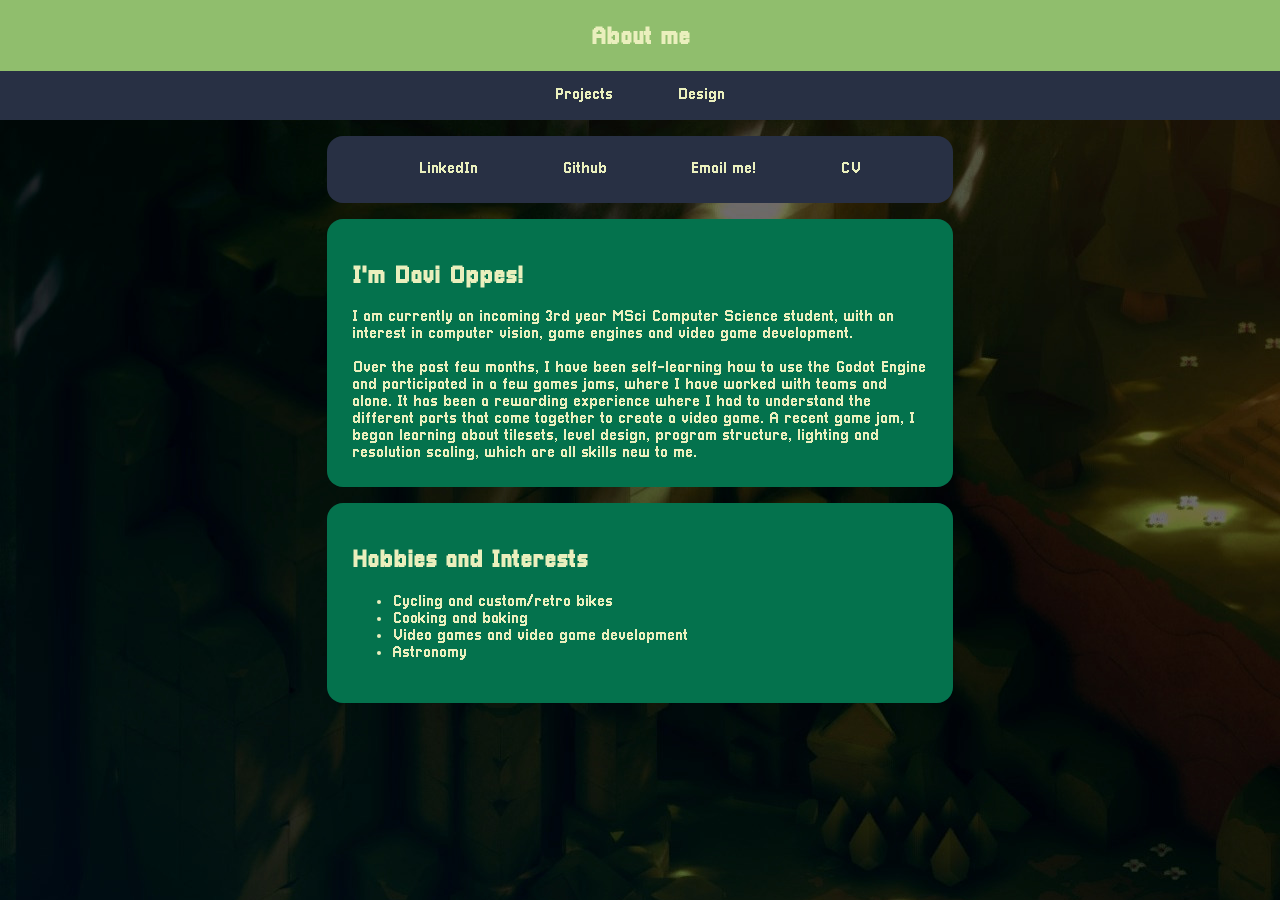
<file: index.html>
<!doctype html>
<html>
  <head>
    <meta charset="utf-8" />
    <meta http-equiv="X-UA-Compatible" content="IE=edge" />
    <title></title>
    <meta name="description" content="" />
    <meta name="viewport" content="width=device-width, initial-scale=1" />
    <link rel="stylesheet" href="style.css" />
    <link rel="preload" href="menu.png" as="image" />
    <style>
      #claire-image {
        height: auto;
        width: 3em;
      }

      #cute-image {
        display: flex;
        flex-direction: row;
      }
    </style>
  </head>
  <body>
    <header>
      <div id="header-dropdown-area">
        <img src="menu.png" onclick="open_dropdown()" />
        <h2>About me</h2>
      </div>
      <div id="header-items" class="header-content">
        <a href="projects.html">Projects</a>
        <a href="design.html">Design</a>
        <!-- <a href="contact.html">Contact</a> -->
      </div>
    </header>

    <div id="main-container">
      <div class="information-container contact-links">
        <a class="links" href="https://www.linkedin.com/in/davi-oppes/"
          >LinkedIn</a
        >
        <a class="links" href="https://github.com/davioppes">Github</a>
        <a class="links" href="mailto:davioppes2006@gmail.com">Email me!</a>
        <a
          class="links"
          href="https://drive.google.com/file/d/1JolUxXyqKEVtpOBvNmFsQh9_D3CBbecZ/view?usp=drive_link"
          >CV</a
        >
      </div>

      <div class="information-container">
        <div class="text-container">
          <h2>I'm Davi Oppes!</h2>
          I am currently an incoming 3rd year MSci Computer Science student,
          with an interest in computer vision, game engines and video game
          development.
          <br />
          <br />
          Over the past few months, I have been self-learning how to use the
          Godot Engine and participated in a few games jams, where I have worked
          with teams and alone. It has been a rewarding experience where I had
          to understand the different parts that come together to create a video
          game. A recent game jam, I began learning about tilesets, level
          design, program structure, lighting and resolution scaling, which are
          all skills new to me.
        </div>
      </div>

      <div class="information-container">
        <div class="text-container">
          <h2 id="cute-image">Hobbies and Interests</h2>
          <ul>
            <li>Cycling and custom/retro bikes</li>
            <li>Cooking and baking</li>
            <li>Video games and video game development</li>
            <li>Astronomy</li>
          </ul>
        </div>
        <!-- <img id="claire-image" src="/images/claire.png" /> -->
      </div>
    </div>
  </body>
  <script src="script.js"></script>
</html>
</file>
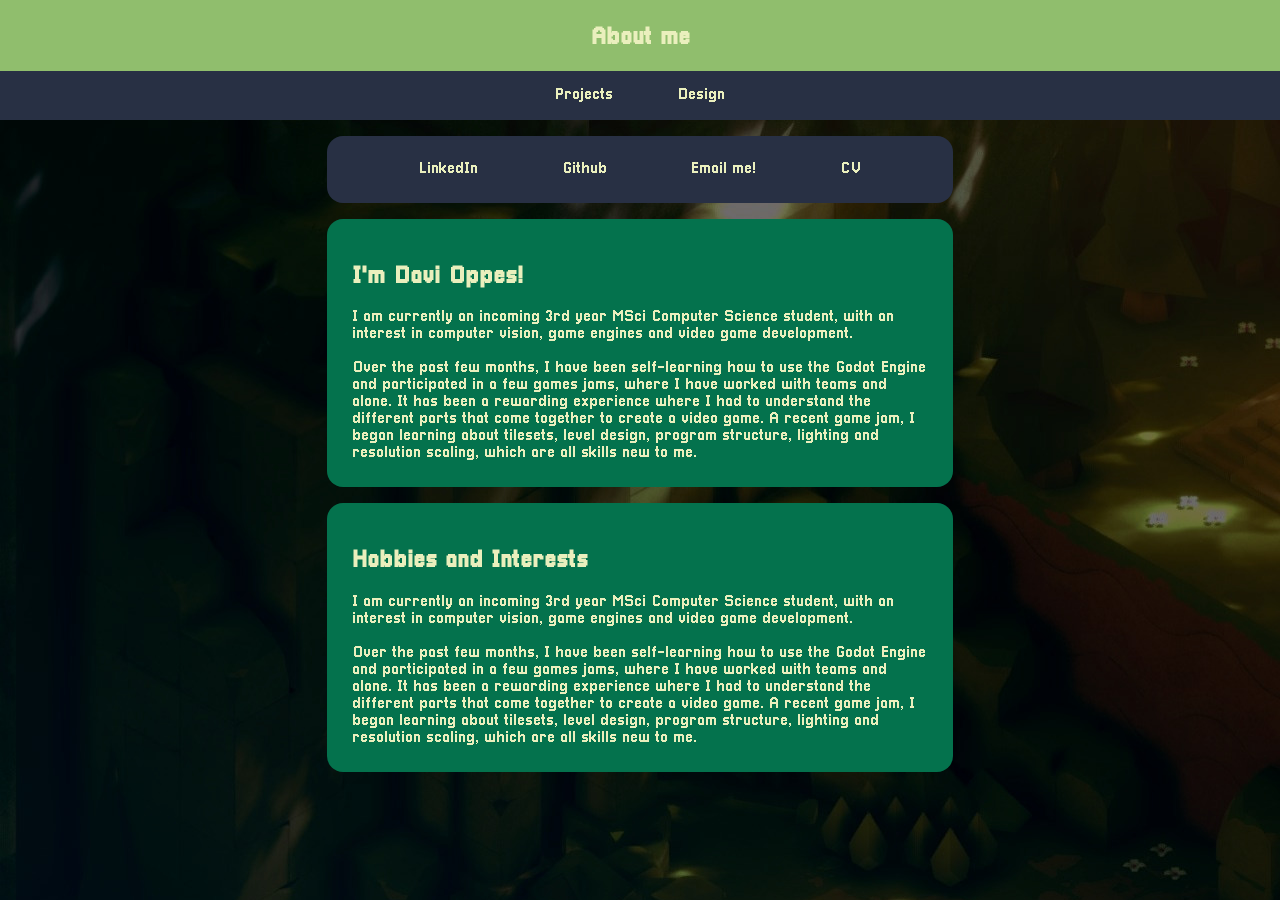
<file: pages/index.html>
<!doctype html>
<html>
  <head>
    <meta charset="utf-8" />
    <meta http-equiv="X-UA-Compatible" content="IE=edge" />
    <title></title>
    <meta name="description" content="" />
    <meta name="viewport" content="width=device-width, initial-scale=1" />
    <link rel="stylesheet" href="../style.css" />
    <link rel="preload" href="../menu.png" as="image" />
  </head>
  <body>
    <header>
      <div id="header-dropdown-area" onclick="open_dropdown()">
        <img src="../menu.png" />
        <h2>About me</h2>
      </div>
      <div id="header-items" class="header-content">
        <a href="projects.html">Projects</a>
        <a href="design.html">Design</a>
        <!-- <a href="contact.html">Contact</a> -->
      </div>
    </header>

    <div id="main-container">
      <div class="information-container contact-links">
        <a class="links" href="https://www.linkedin.com/in/davi-oppes/"
          >LinkedIn</a
        >
        <a class="links" href="https://github.com/davioppes">Github</a>
        <a class="links" href="mailto:davioppes2006@gmail.com">Email me!</a>
        <a
          class="links"
          href="https://drive.google.com/file/d/1JolUxXyqKEVtpOBvNmFsQh9_D3CBbecZ/view?usp=drive_link"
          >CV</a
        >
      </div>

      <div class="information-container">
        <div class="text-container">
          <h2>I'm Davi Oppes!</h2>
          I am currently an incoming 3rd year MSci Computer Science student,
          with an interest in computer vision, game engines and video game
          development.
          <br />
          <br />
          Over the past few months, I have been self-learning how to use the
          Godot Engine and participated in a few games jams, where I have worked
          with teams and alone. It has been a rewarding experience where I had
          to understand the different parts that come together to create a video
          game. A recent game jam, I began learning about tilesets, level
          design, program structure, lighting and resolution scaling, which are
          all skills new to me.
        </div>
      </div>

      <div class="information-container">
        <div class="text-container">
          <h2>Hobbies and Interests</h2>
          I am currently an incoming 3rd year MSci Computer Science student,
          with an interest in computer vision, game engines and video game
          development.
          <br />
          <br />
          Over the past few months, I have been self-learning how to use the
          Godot Engine and participated in a few games jams, where I have worked
          with teams and alone. It has been a rewarding experience where I had
          to understand the different parts that come together to create a video
          game. A recent game jam, I began learning about tilesets, level
          design, program structure, lighting and resolution scaling, which are
          all skills new to me.
        </div>
      </div>
    </div>
  </body>
  <script src="../script.js"></script>
</html>
</file>
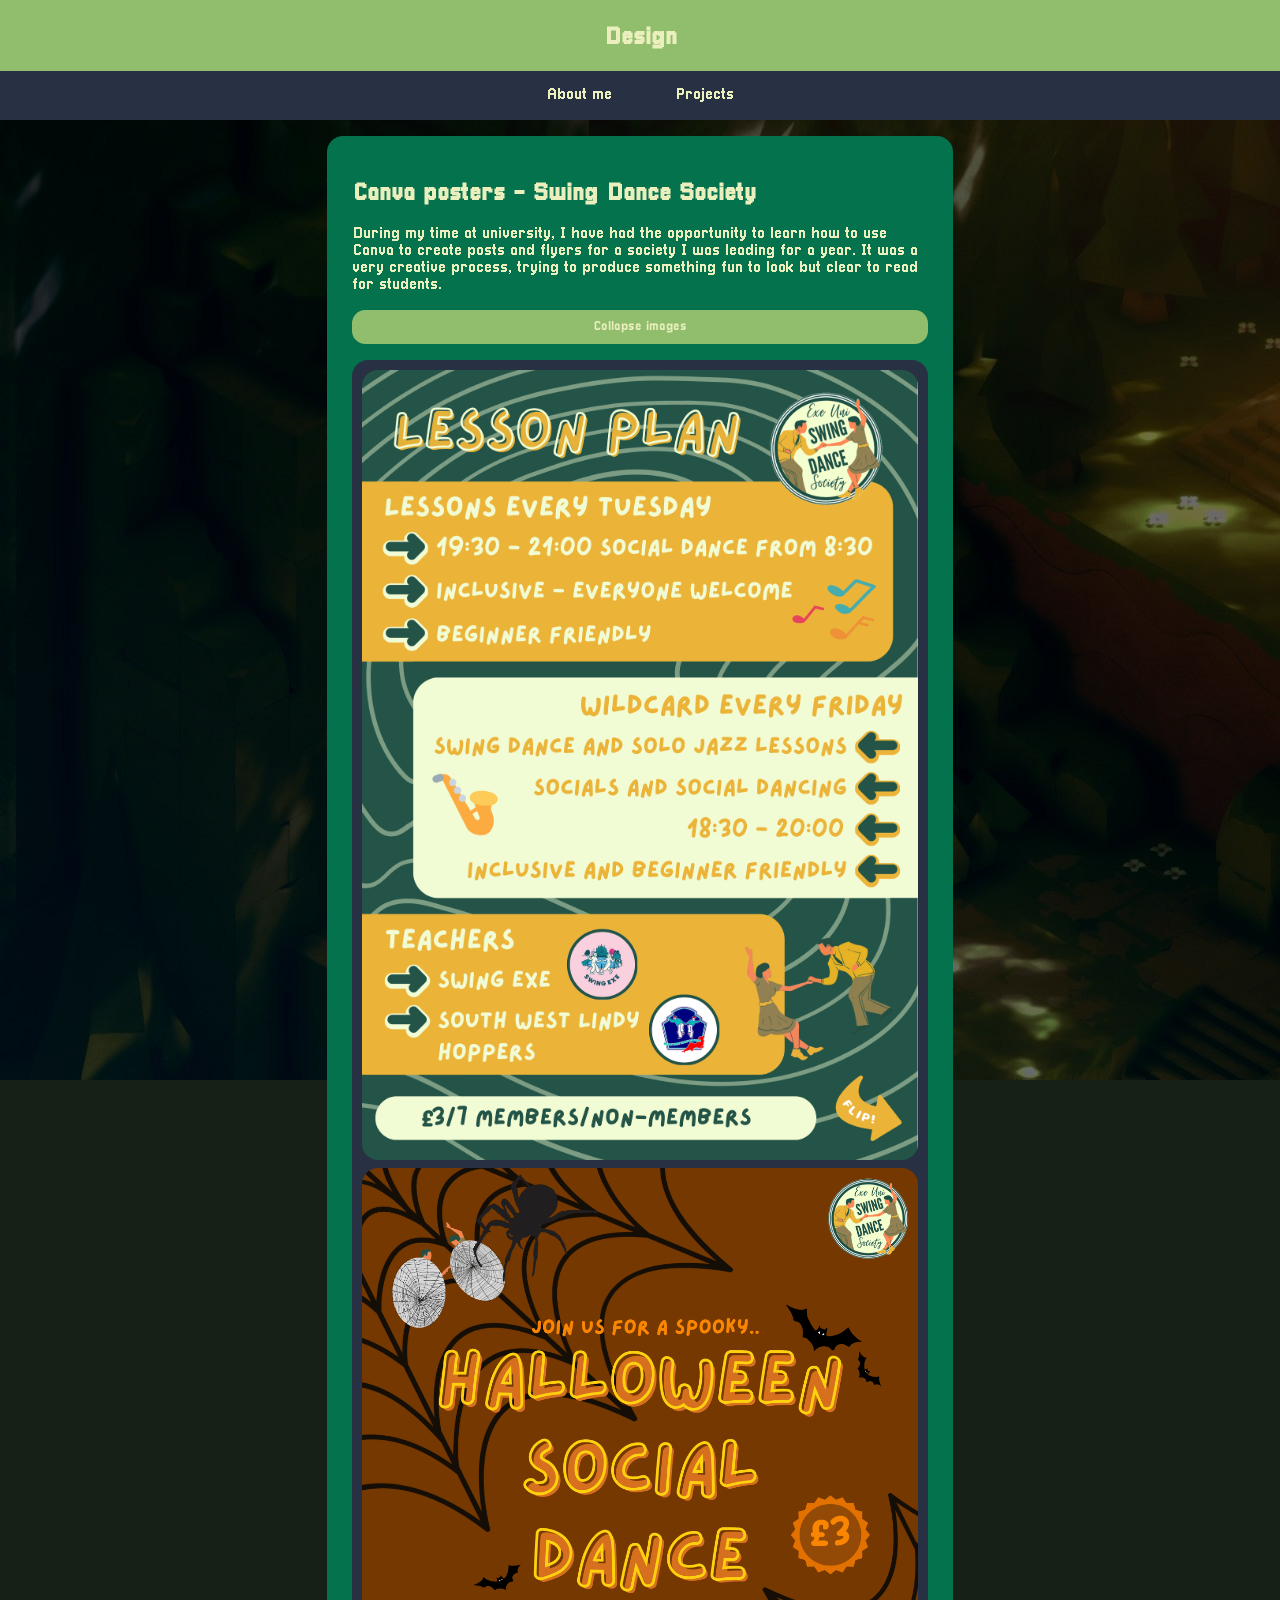
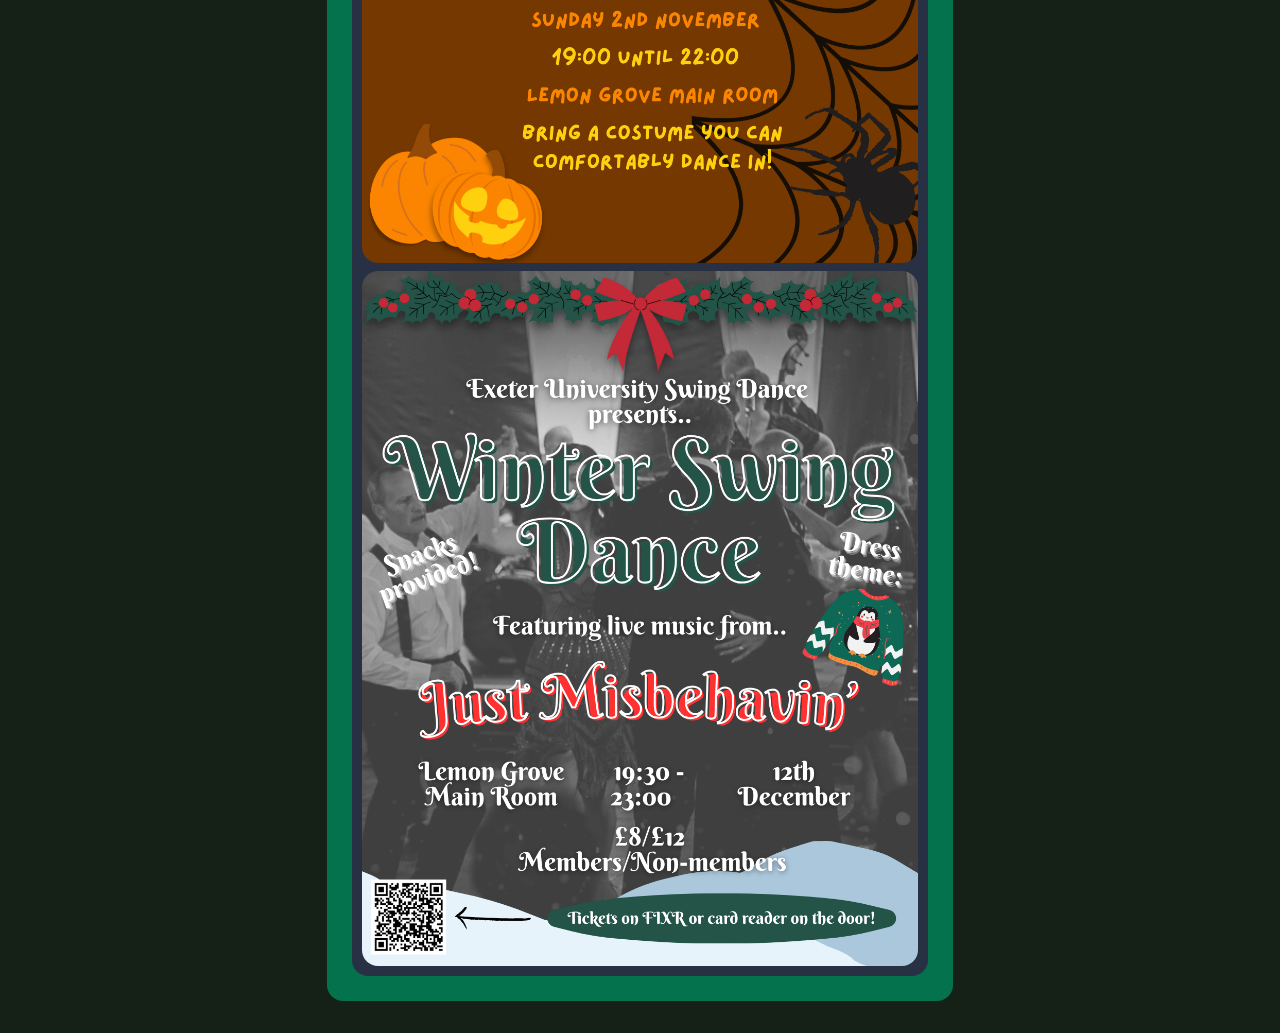
<file: design.html>
<!doctype html>
<html>
  <head>
    <meta charset="utf-8" />
    <meta http-equiv="X-UA-Compatible" content="IE=edge" />
    <title></title>
    <meta name="description" content="" />
    <meta name="viewport" content="width=device-width, initial-scale=1" />
    <link rel="stylesheet" href="style.css" />
    <link rel="preload" href="menu.png" as="image" />
  </head>
  <body>
    <header>
      <div id="header-dropdown-area" onclick="open_dropdown()">
        <img src="menu.png" />
        <h2>Design</h2>
      </div>
      <div id="header-items" class="header-content">
        <a href="index.html">About me</a>
        <a href="projects.html">Projects</a>
        <!-- <a href="contact.html">Contact</a> -->
      </div>
    </header>

    <div id="main-container">
      <div class="information-container">
        <div class="text-container">
          <h2>Canva posters - Swing Dance Society</h2>
          During my time at university, I have had the opportunity to learn how
          to use Canva to create posts and flyers for a society I was leading
          for a year. It was a very creative process, trying to produce
          something fun to look but clear to read for students.
        </div>

        <button onclick="open_image(this)">Collapse images</button>
        <div class="image-scroll-container-column image-scroll-container show">
          <img src="images/Front.png" />
          <img src="images/Halloween Social Dance.png" />
          <img src="images/Your paragraph text.png" />
        </div>
      </div>
    </div>
  </body>
  <script src="script.js"></script>
</html>
</file>
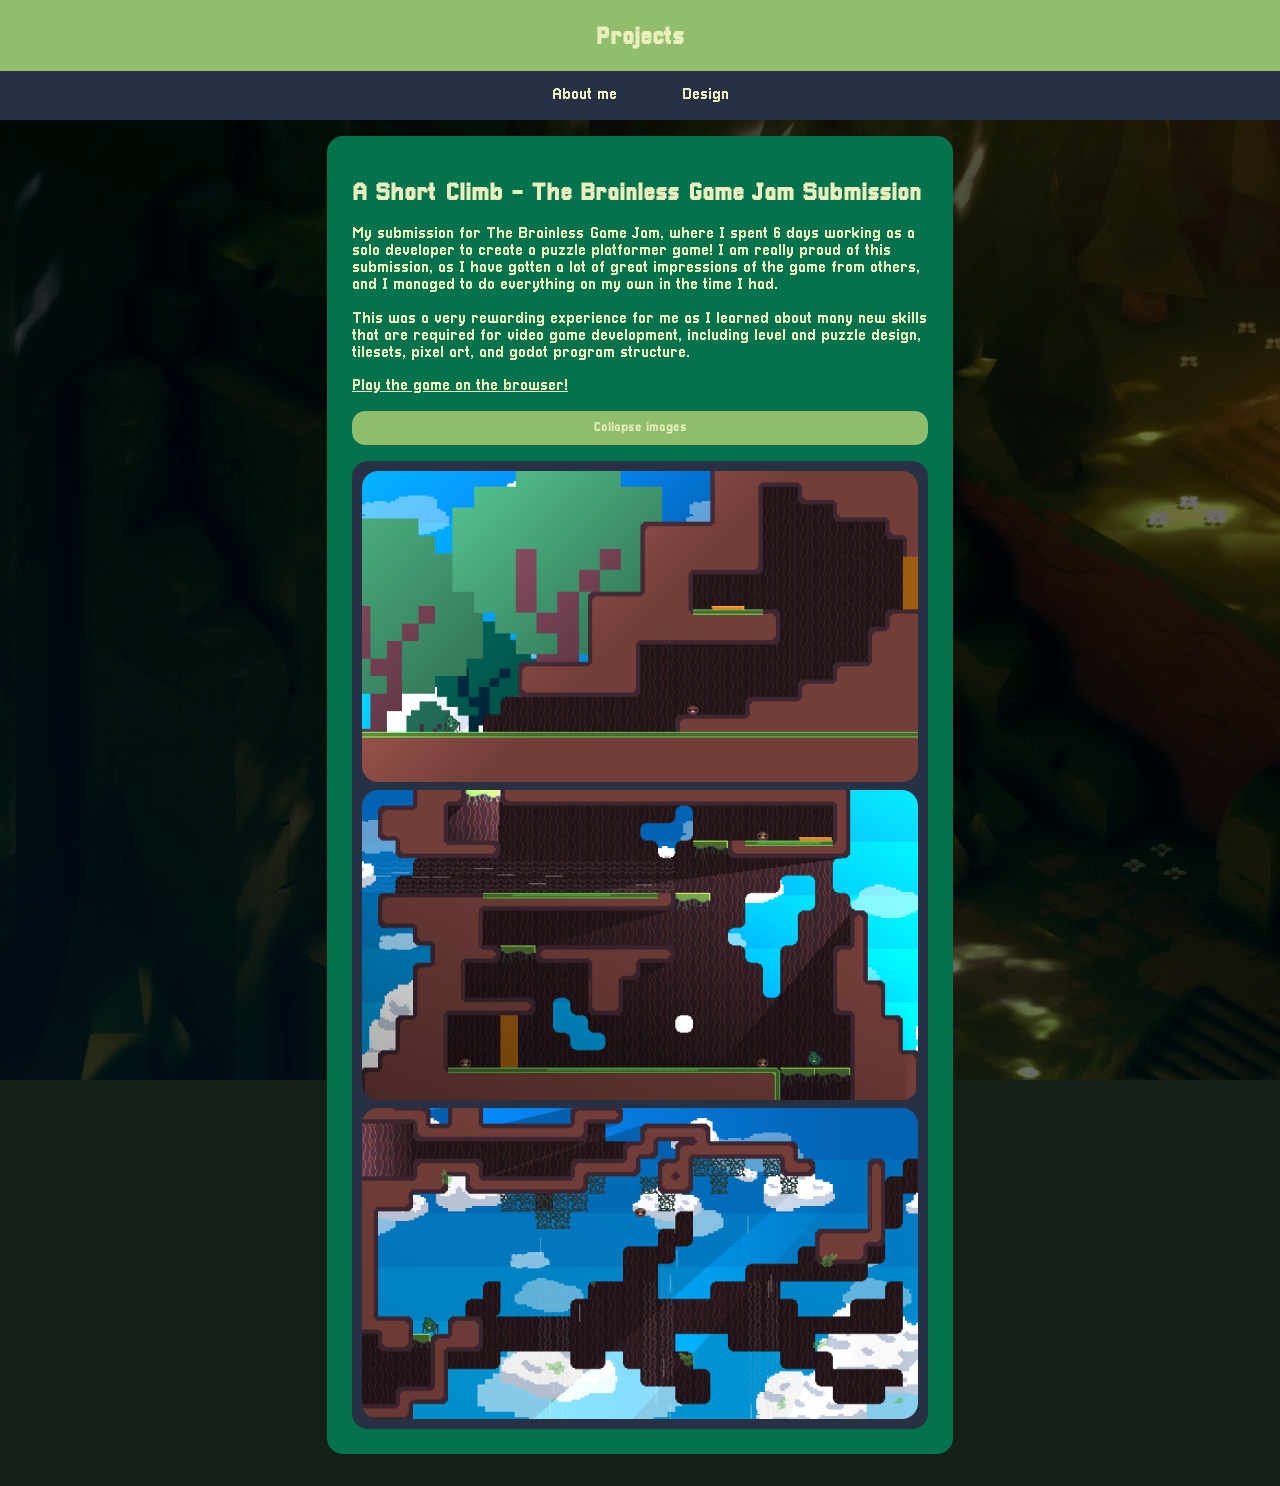
<file: projects.html>
<!doctype html>
<html>
  <head>
    <meta charset="utf-8" />
    <meta http-equiv="X-UA-Compatible" content="IE=edge" />
    <title></title>
    <meta name="description" content="" />
    <meta name="viewport" content="width=device-width, initial-scale=1" />
    <link rel="stylesheet" href="style.css" />
    <link rel="preload" href="menu.png" as="image" />
    <style>
      .link {
        text-decoration: underline;
        font-size: 1em;
        transition: cubic-bezier() 0.1s ease-in-out;
      }

      .link:hover {
        transform: scale(1.2);
        transform-origin: left;
      }
    </style>
  </head>
  <body>
    <header>
      <div id="header-dropdown-area" onclick="open_dropdown()">
        <img src="menu.png" />
        <h2>Projects</h2>
      </div>
      <div id="header-items" class="header-content">
        <a href="index.html">About me</a>
        <a href="design.html">Design</a>
        <!-- <a href="contact.html">Contact</a> -->
      </div>
    </header>
    <div id="main-container">
      <div class="information-container">
        <div class="text-container">
          <h2>A Short Climb - The Brainless Game Jam Submission</h2>
          My submission for The Brainless Game Jam, where I spent 6 days working
          as a solo developer to create a puzzle platformer game! I am really
          proud of this submission, as I have gotten a lot of great impressions
          of the game from others, and I managed to do everything on my own in
          the time I had.
          <br />
          <br />
          This was a very rewarding experience for me as I learned about many
          new skills that are required for video game development, including
          level and puzzle design, tilesets, pixel art, and godot program
          structure.
        </div>
        <a class="link" href="https://simple-dimple.itch.io/a-short-climb"
          >Play the game on the browser!</a
        >

        <button class="images-button" onclick="open_image(this)">
          Collapse images
        </button>
        <div class="image-scroll-container-column image-scroll-container show">
          <img src="images/asc1.png" />
          <img src="images/asc2.png" />
          <img src="images/asc3.png" />
        </div>
      </div>
    </div>
  </body>
  <script src="script.js"></script>
</html>
</file>
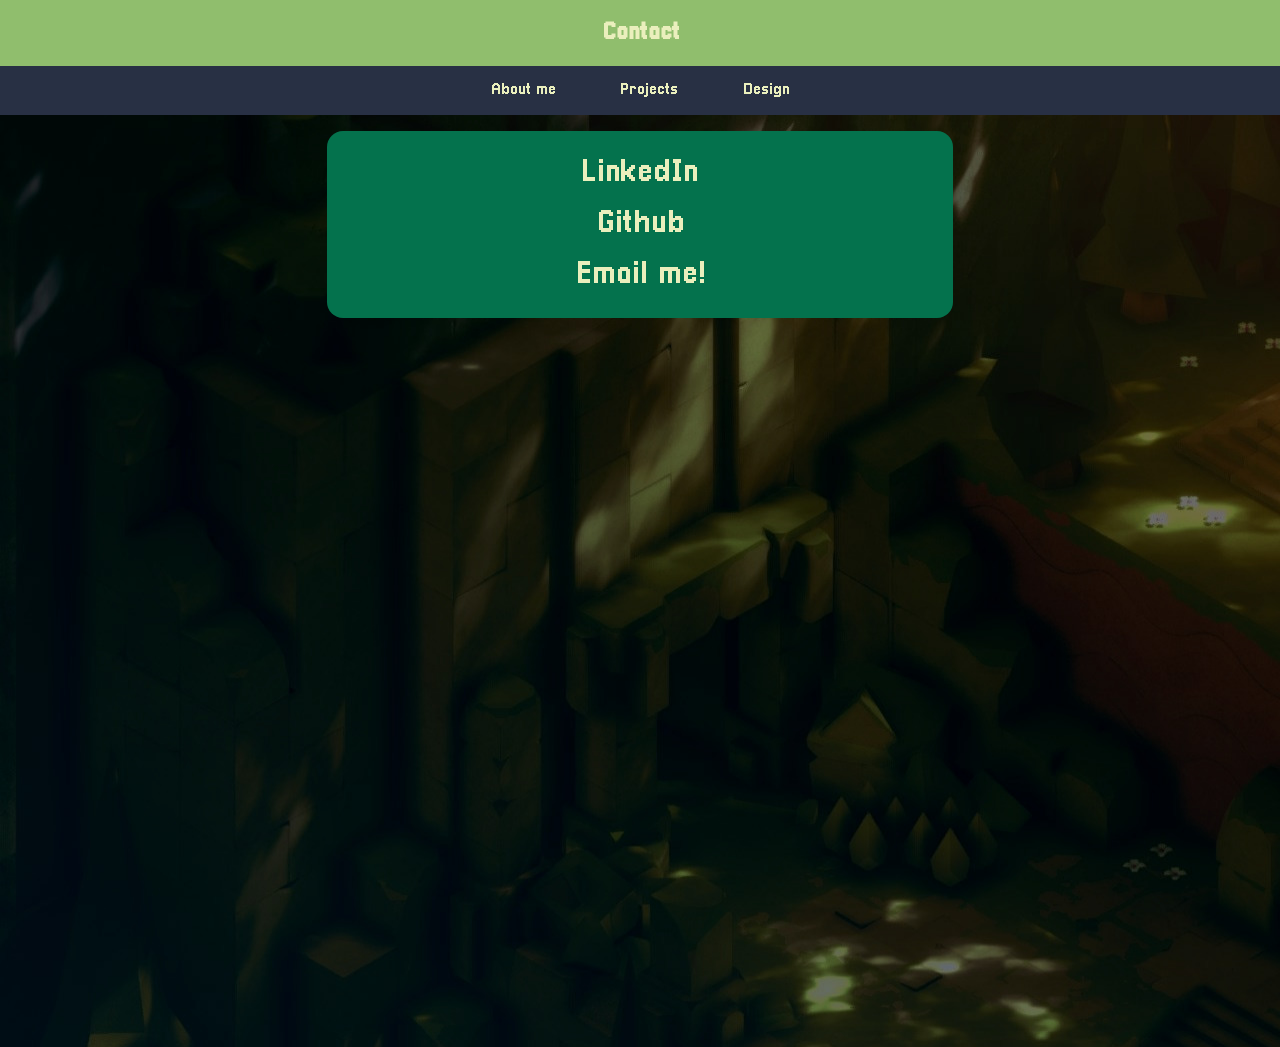
<file: pages/contact.html>
<!doctype html>
<html>
  <head>
    <meta charset="utf-8" />
    <meta http-equiv="X-UA-Compatible" content="IE=edge" />
    <title></title>
    <meta name="description" content="" />
    <meta name="viewport" content="width=device-width, initial-scale=1" />
    <link rel="stylesheet" href="../style.css" />
    <style>
      a.links {
        font-size: 2em;
        text-align: center;
        text-decoration: none;
      }

      #main-container {
        display: flex;
        align-items: center;
        height: 100vh;
      }
    </style>
  </head>
  <body>
    <header>
      <h2 id="header-dropdown-area" onclick="open_dropdown()">Contact</h2>
      <div id="header-items" class="header-content">
        <a href="index.html">About me</a>
        <a href="projects.html">Projects</a>
        <a href="design.html">Design</a>
      </div>
    </header>

    <div id="main-container">
      <div class="information-container">
        <a class="links" href="https://www.linkedin.com/in/davi-oppes/"
          >LinkedIn</a
        >
        <a class="links" href="https://github.com/davioppes">Github</a>
        <a class="links" href="mailto:davioppes2006@gmail.com">Email me!</a>
      </div>
    </div>
  </body>
  <script src="../script.js"></script>
</html>
</file>
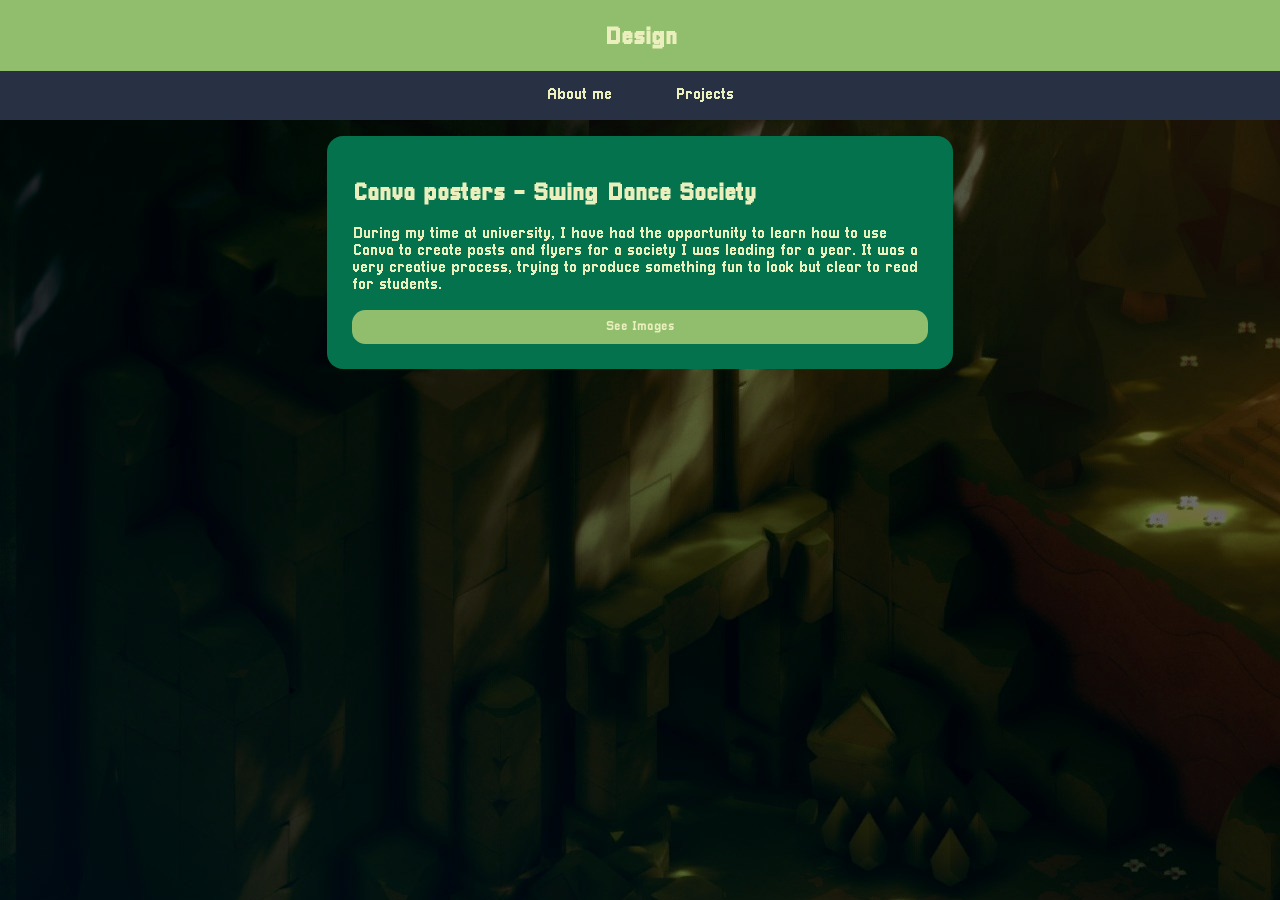
<file: pages/design.html>
<!doctype html>
<html>
  <head>
    <meta charset="utf-8" />
    <meta http-equiv="X-UA-Compatible" content="IE=edge" />
    <title></title>
    <meta name="description" content="" />
    <meta name="viewport" content="width=device-width, initial-scale=1" />
    <link rel="stylesheet" href="../style.css" />
    <link rel="preload" href="../menu.png" as="image" />
  </head>
  <body>
    <header>
      <div id="header-dropdown-area" onclick="open_dropdown()">
        <img src="../menu.png" />
        <h2>Design</h2>
      </div>
      <div id="header-items" class="header-content">
        <a href="index.html">About me</a>
        <a href="projects.html">Projects</a>
        <!-- <a href="contact.html">Contact</a> -->
      </div>
    </header>

    <div id="main-container">
      <div class="information-container">
        <div class="text-container">
          <h2>Canva posters - Swing Dance Society</h2>
          During my time at university, I have had the opportunity to learn how
          to use Canva to create posts and flyers for a society I was leading
          for a year. It was a very creative process, trying to produce
          something fun to look but clear to read for students.
        </div>

        <button onclick="open_image(this)">See Images</button>
        <div class="image-scroll-container-column image-scroll-container">
          <img src="../images/Front.png" />
          <img src="../images/Halloween Social Dance.png" />
          <img src="../images/Your paragraph text.png" />
        </div>
      </div>
    </div>
  </body>
  <script src="../script.js"></script>
</html>
</file>
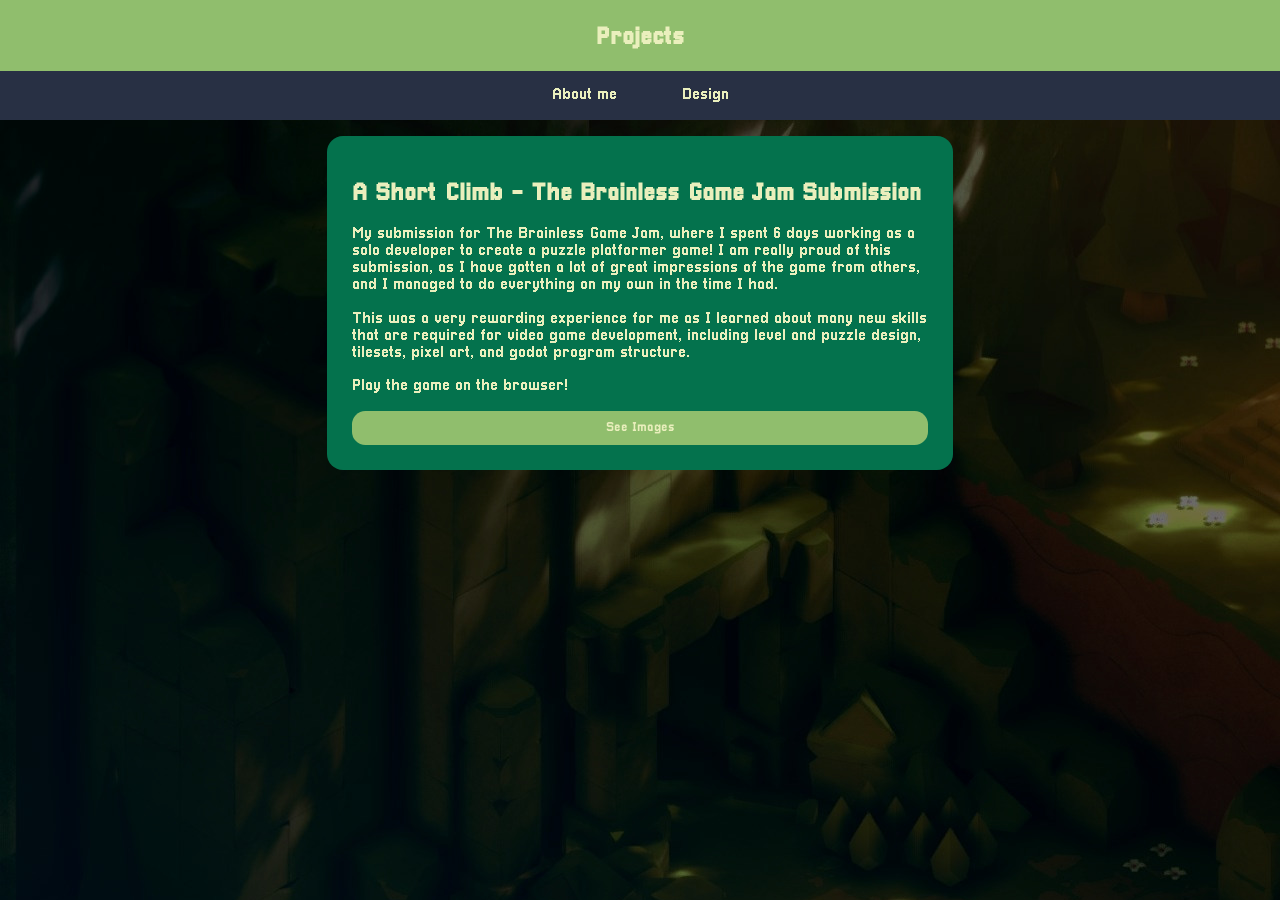
<file: pages/projects.html>
<!doctype html>
<html>
  <head>
    <meta charset="utf-8" />
    <meta http-equiv="X-UA-Compatible" content="IE=edge" />
    <title></title>
    <meta name="description" content="" />
    <meta name="viewport" content="width=device-width, initial-scale=1" />
    <link rel="stylesheet" href="../style.css" />
    <link rel="preload" href="../menu.png" as="image" />
    <style>
      a {
        text-decoration: none;
        font-size: 1em;
      }
    </style>
  </head>
  <body>
    <header>
      <div id="header-dropdown-area" onclick="open_dropdown()">
        <img src="../menu.png" />
        <h2>Projects</h2>
      </div>
      <div id="header-items" class="header-content">
        <a href="index.html">About me</a>
        <a href="design.html">Design</a>
        <!-- <a href="contact.html">Contact</a> -->
      </div>
    </header>
    <div id="main-container">
      <div class="information-container">
        <div class="text-container">
          <h2>A Short Climb - The Brainless Game Jam Submission</h2>
          My submission for The Brainless Game Jam, where I spent 6 days working
          as a solo developer to create a puzzle platformer game! I am really
          proud of this submission, as I have gotten a lot of great impressions
          of the game from others, and I managed to do everything on my own in
          the time I had.
          <br />
          <br />
          This was a very rewarding experience for me as I learned about many
          new skills that are required for video game development, including
          level and puzzle design, tilesets, pixel art, and godot program
          structure.
        </div>
        <a class="link" href="https://simple-dimple.itch.io/a-short-climb"
          >Play the game on the browser!</a
        >

        <button onclick="open_image(this)">See Images</button>
        <div class="image-scroll-container-column image-scroll-container">
          <img src="../images/asc1.png" />
          <img src="../images/asc2.png" />
          <img src="../images/asc3.png" />
        </div>
      </div>
    </div>
  </body>
  <script src="../script.js"></script>
</html>
</file>
<file: style.css>
:root {
  --bg-color: #152117;
  --bg-accent-color: #283044;
  --primary-color: #90be6d;
  --secondary-color: #eaefbd;
  --another-color: #04724d;
}

@font-face {
  font-family: ashorthike;
  src: url(Pixellari.ttf.woff);
}

html,
body {
  margin: 0;
  padding: 0;
  min-width: 320px;
  background-color: var(--bg-color);
  font-family: ashorthike;
  color: var(--secondary-color);
  background-image: url(images/tunic.jpg);
  background-repeat: no-repeat;
  background-attachment: fixed;
}

a {
  color: var(--secondary-color);
}

/* #region HEADER */

header {
  display: flex;
  flex-direction: column;
  justify-content: space-around;
  background-color: var(--primary-color);
  height: fit-content;
  align-items: center;
  position: relative;
}

header #header-items {
  background-color: var(--bg-accent-color);

  display: flex;
  justify-content: center;
  position: relative;
  width: 100%;
}

header #header-items a {
  color: var(--secondary-color);
  text-decoration: none;
  padding-block: 1em;
  padding-inline: 2em;
}

header #header-items a:hover {
  background-color: var(--another-color);
}

#header-dropdown-area h2 {
  padding-top: 0.2em;
}

#header-dropdown-area img {
  display: none;
}

/* #endregion HEADER */

/* #region Main Information Container */

#main-container {
  display: flex;
  flex-direction: column;
  align-items: center;
  margin-block: 1em;
}

.information-container {
  display: flex;
  flex-direction: column;
  justify-content: space-evenly;
  width: 45%;
  gap: 1em;

  background-color: var(--another-color);
  padding: 25px;

  border-radius: 1em;
  margin-bottom: 1em;
  margin-inline: 1em;
}

.information-container .image-scroll-container {
  display: none;
}

.information-container .image-scroll-container.show {
  background-color: var(--bg-accent-color);
  white-space: nowrap;

  border-radius: 1em;

  padding: 10px;
  height: fit-content;
}

.information-container .image-scroll-container-row.show {
  display: flex;
  flex-direction: row;
  overflow-x: visible;
  overflow-y: hidden;
  gap: 0.5em;
}

.information-container .image-scroll-container-column.show {
  display: flex;
  flex-direction: column;
  overflow-x: hidden;
  overflow-y: visible;
  gap: 0.5em;
}

.image-scroll-container-column img {
  height: auto;
  width: 100%;
  border-radius: 1em;
}

.image-scroll-container-row img {
  height: 30em;
  width: auto;
  border-radius: 1em;
}

.link {
  display: inline-block;
  /* margin-top: 1em; */
}

.contact-links {
  display: flex;
  flex-direction: row;
  background-color: var(--bg-accent-color);
}

.contact-links a {
  text-decoration: none;
  transition: transform 0.1s ease-in-out;
}

.contact-links a:hover {
  transform: scale(1.2);
}

button {
  font-family: ashorthike;
  color: var(--secondary-color);

  padding: 0.75em;
  background-color: var(--primary-color);

  border-radius: 1em;
  border-style: none;
}

button:hover {
  background-color: var(--bg-accent-color);
}

/* #endregion Main Information Container */

@media (orientation: portrait) and (max-width: 800px) {
  /* HEADER */

  #main-container {
    display: flex;
    flex-direction: column;
    width: 100%;
  }

  .information-container {
    width: 80vw;
    margin-inline: 1em;
  }

  header #header-items {
    display: none;
    gap: 0;
  }

  #header-dropdown-area img {
    display: block;
    height: 2.5em;
    width: 2.5em;
    padding-left: 0.5em;
  }

  #header-items.show {
    display: flex;
    flex-direction: column;
    justify-content: space-between;
  }

  #header-dropdown-area {
    display: flex;
    flex-direction: row;
    align-items: center;
    width: 100%;
    gap: 1em;
  }

  header #header-items a {
    padding-block: 0.5em;
    padding-left: 0.25em;
  }
}
</file>
